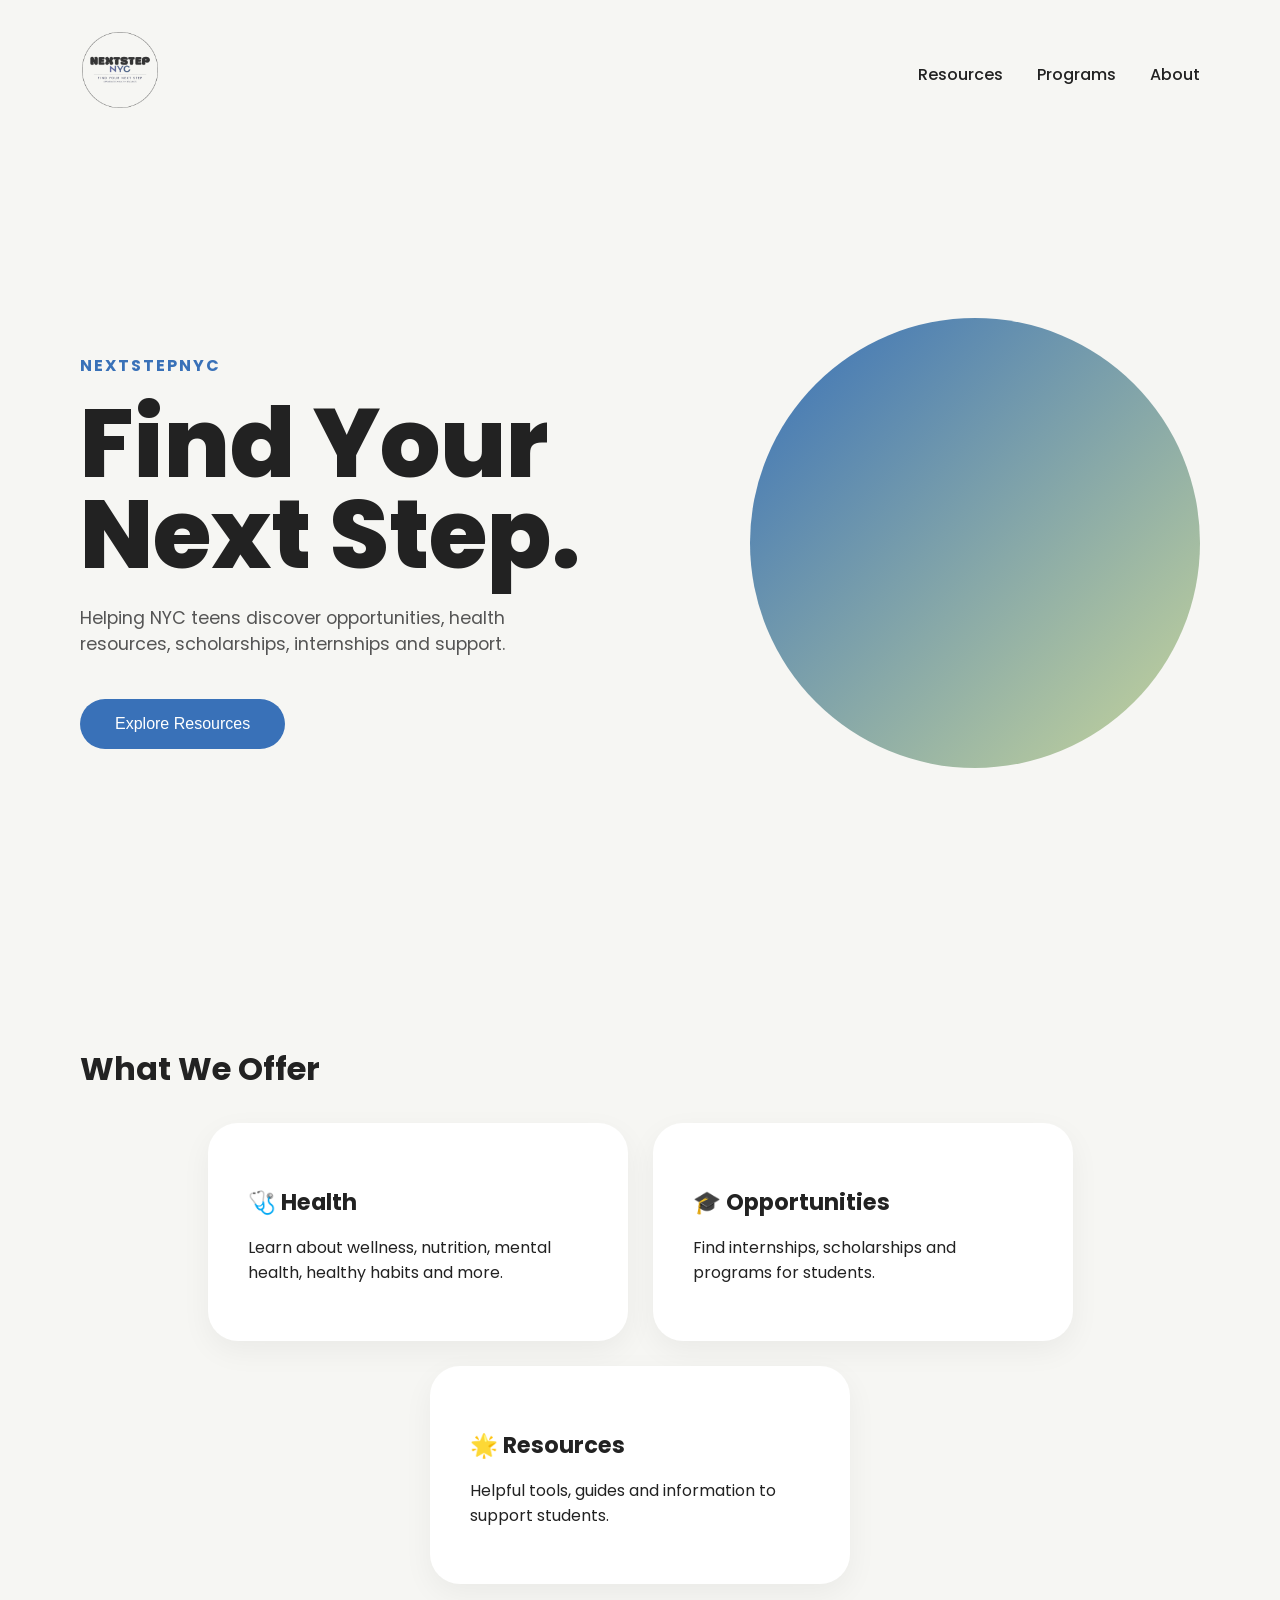
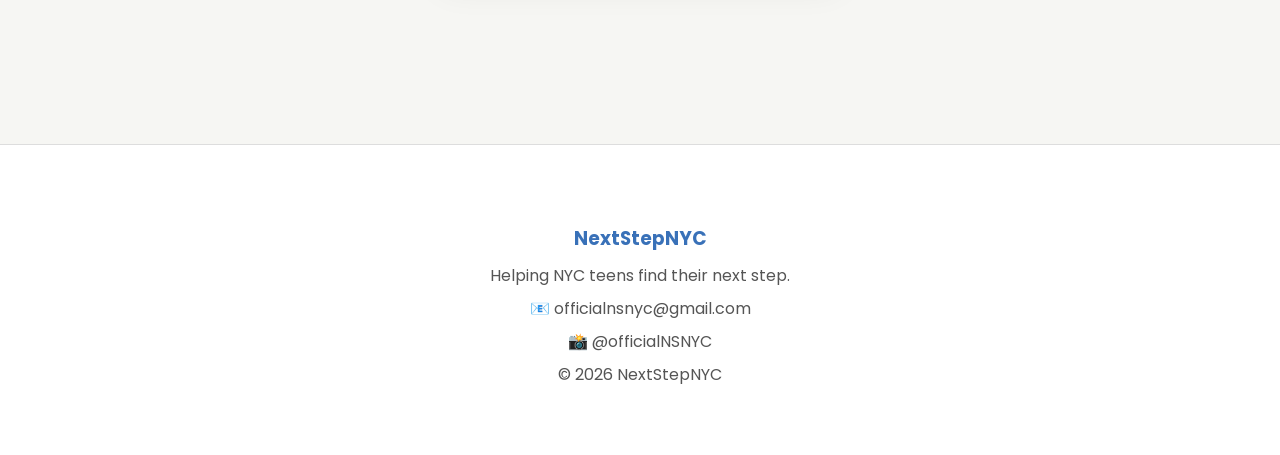
<file: index.html>
<!DOCTYPE html>
<html>

<head>
    <meta name="viewport" content="width=device-width, initial-scale=1.0">
<title>NextStepNYC</title>

<link rel="preconnect" href="https://fonts.googleapis.com">
<link rel="preconnect" href="https://fonts.gstatic.com" crossorigin>

<link href="https://fonts.googleapis.com/css2?family=Poppins:wght@300;400;500;600;700;800&display=swap" rel="stylesheet">

<link rel="stylesheet" href="style.css">
   <link rel="icon" type="image/png" href="favicon.PNG"> 

</head>

<body>

<nav>
<div class="logo">
    <img src="logo.png" alt="NextStepNYC Logo">
</div>

<div class="nav-links">
<a href="resources.html">Resources</a>
<a href="programs.html">Programs</a>
<a href="about.html">About</a>
</div>
</nav>

<section class="hero">

<div class="hero-text">

<p class="small-title">NextStepNYC</p>

<h1>
Find Your<br>
Next Step.
</h1>

<p class="hero-description">
Helping NYC teens discover opportunities,
health resources, scholarships, internships
and support.
</p>

<button>Explore Resources</button>

</div>

<div class="hero-shape"></div>

</section>

<section>

<h2 style= "font-size: 2rem; margin-bottom: 30px;">
    What We Offer
</h2>

<div class="cards">

<div class="card">
<h3>🩺 Health</h3>
<p>Learn about wellness, nutrition, mental health, healthy habits and more.</p>
</div>

<div class="card">
<h3>🎓 Opportunities</h3>
<p>Find internships, scholarships and programs for students.</p>
</div>

<div class="card">
<h3>🌟 Resources</h3>
<p>Helpful tools, guides and information to support students.</p>
</div>

</div>

</section>
    
<footer class="footer">

    <h3>NextStepNYC</h3>

    <p>Helping NYC teens find their next step.</p>

    <p>📧 officialnsnyc@gmail.com</p>

    <p>📸 @officialNSNYC</p>

    <p>© 2026 NextStepNYC</p>

</footer>
<div class="programs-grid">

    <!-- SYEP -->

    <!-- SEO -->

    <!-- NYPL -->

</div>
</body>
</html>
</file>
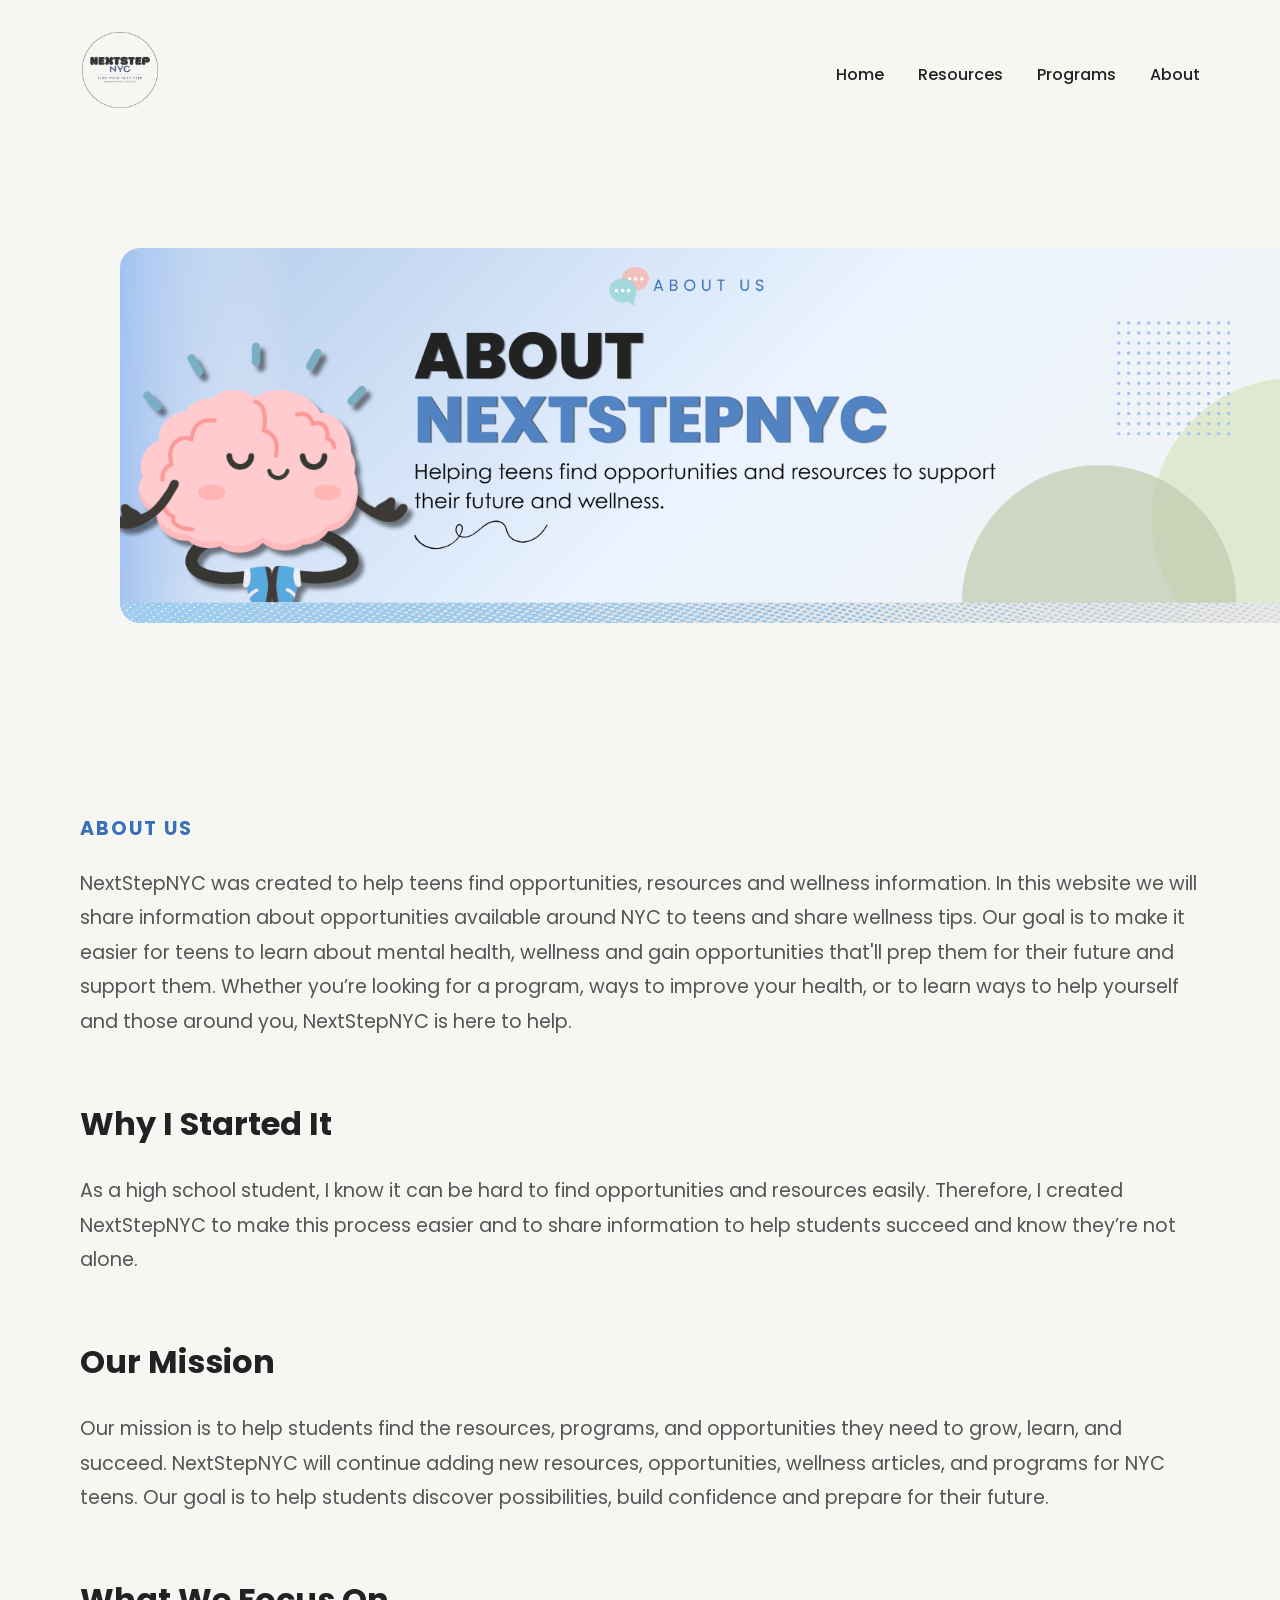
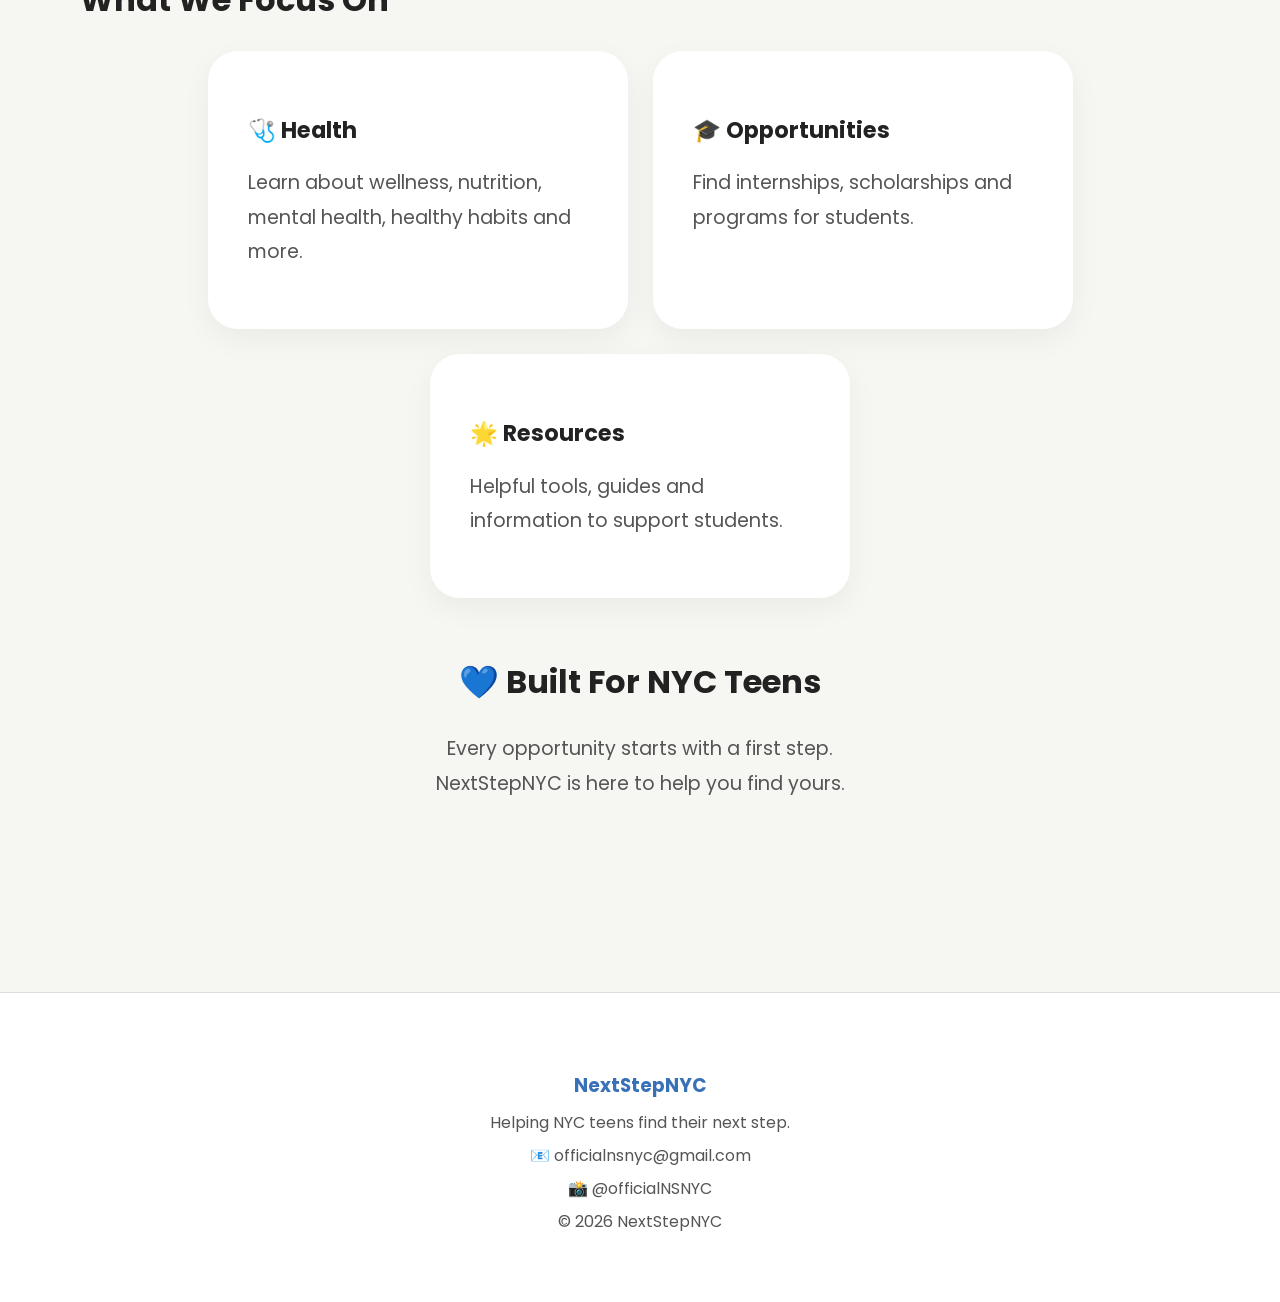
<file: about.html>
<!DOCTYPE html>
<html>

<head>
   

<meta name="viewport" content="width=device-width, initial-scale=1.0">

<title>About - NextStepNYC</title>

<link rel="preconnect" href="https://fonts.googleapis.com">
<link rel="preconnect" href="https://fonts.gstatic.com" crossorigin>

<link href="https://fonts.googleapis.com/css2?family=Poppins:wght@300;400;500;600;700;800&display=swap" rel="stylesheet">

<link rel="stylesheet" href="style.css">
<link rel="icon" type="image/png" href="favicon.PNG">

</head>

<body>

<nav>
    <div class="logo">
    <img src="logo.png" alt="NextStepNYC Logo">
</div>

    <div class="nav-links">
        <a href="index.html">Home</a>
        <a href="resources.html">Resources</a>
        <a href="programs.html">Programs</a>
        <a href="about.html">About</a>
    </div>
</nav>
   <section class="about-banner">
    <img src="about-banner.png" alt="About NextStepNYC Banner">
</section>
<section class="about-page">
    
<p class="small-title">About Us</p>

    <p>
NextStepNYC was created to help teens find opportunities, resources and wellness information.
In this website we will share information about opportunities available around NYC to teens and share wellness tips.
Our goal is to make it easier for teens to learn about mental health, wellness and gain opportunities 
that'll prep them for their future and support them. Whether you’re looking for a program, ways to improve your health, 
or to learn ways to help yourself and those around you, NextStepNYC is here to help.

    </p>

    <h2>Why I Started It</h2>

    <p>
        As a high school student, I know it can be hard to find 
      opportunities and resources easily. Therefore, I created NextStepNYC
      to make this process easier and to share information to help 
      students succeed and know they’re not alone.

    </p>

    <h2>Our Mission</h2>

    <p>
        Our mission is to help students find the resources,
        programs, and opportunities they need to grow,
        learn, and succeed. NextStepNYC will continue adding new resources,
         opportunities, wellness articles, and programs for NYC teens.
          Our goal is to help students discover possibilities,
         build confidence and prepare for their future.
    </p>
<h2>What We Focus On</h2>

<div class="cards">

    <div class="card">
        <h3>🩺 Health</h3>
        <p>
            Learn about wellness, nutrition, 
           mental health, healthy habits and more.
        </p>
    </div>

    <div class="card">
        <h3>🎓 Opportunities</h3>
        <p>
            Find internships, scholarships and 
           programs for students.
        </p>
    </div>

    <div class="card">
        <h3>🌟 Resources</h3>
        <p>
            Helpful tools, guides and information to support students.
        </p>
    </div>

</div>
 
   <div class="ending-message">
    <h2>💙 Built For NYC Teens</h2>

    <p>
        Every opportunity starts with a first step.
        NextStepNYC is here to help you find yours.
    </p>
</div>
   </section>
<footer class="footer">

    <h3>NextStepNYC</h3>

    <p>Helping NYC teens find their next step.</p>

    <p>📧 officialnsnyc@gmail.com</p>

    <p>📸 @officialNSNYC</p>

    <p>© 2026 NextStepNYC</p>

</footer>
</body>

</html>
</file>
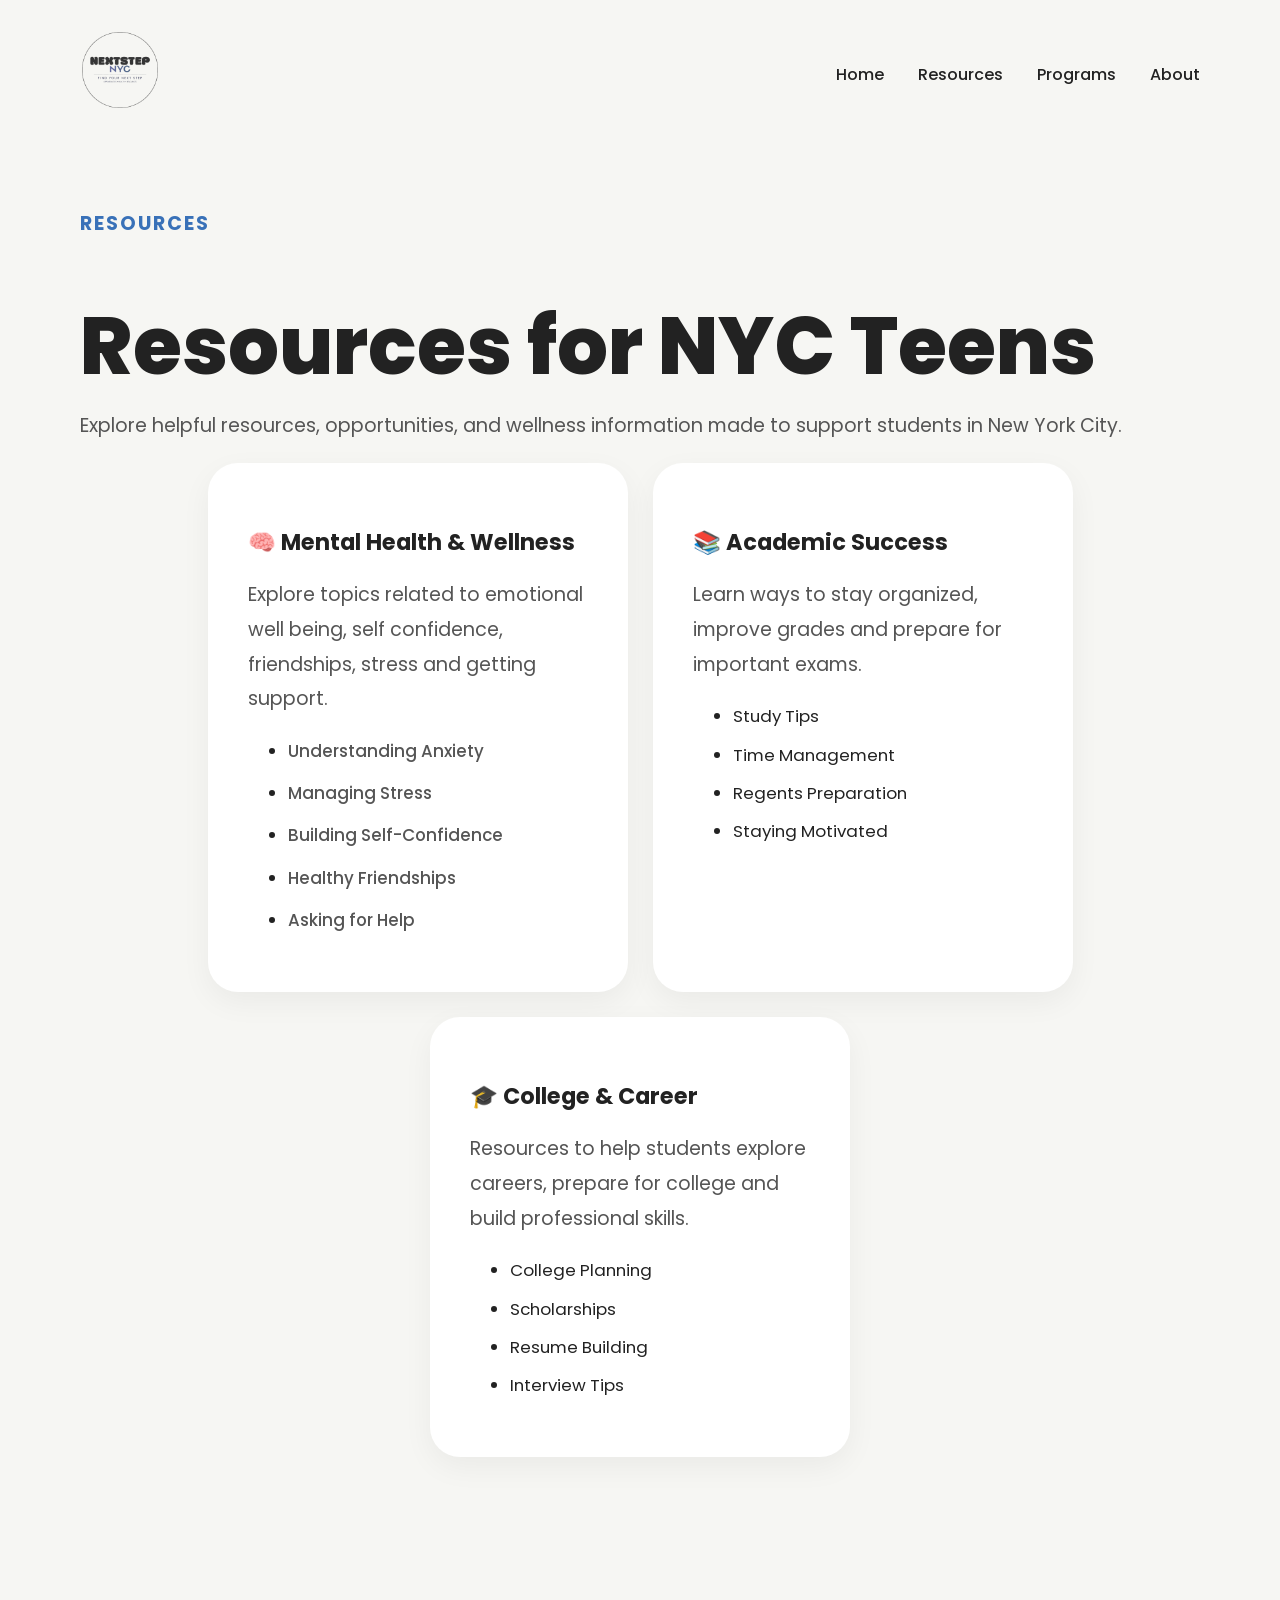
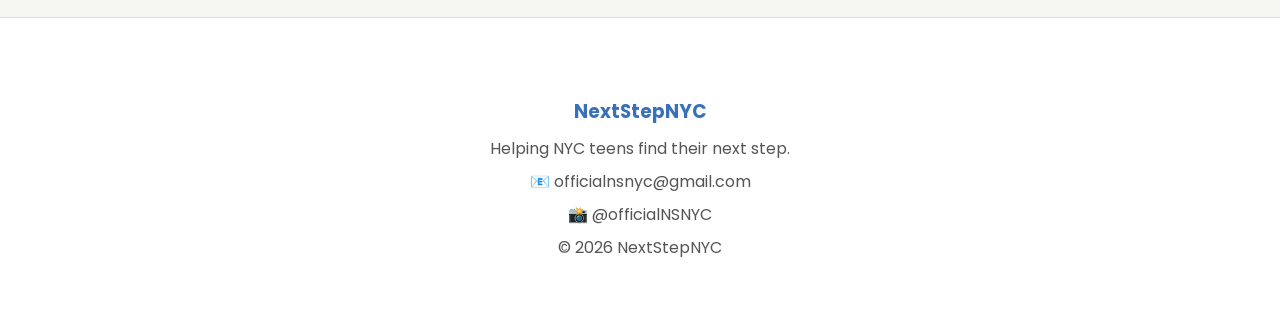
<file: resources.html>
<!DOCTYPE html>
<html>

<head>

<meta name="viewport" content="width=device-width, initial-scale=1.0">

<title>Resources - NextStepNYC</title>

<link rel="preconnect" href="https://fonts.googleapis.com">
<link rel="preconnect" href="https://fonts.gstatic.com" crossorigin>

<link href="https://fonts.googleapis.com/css2?family=Poppins:wght@300;400;500;600;700;800&display=swap" rel="stylesheet">

<link rel="stylesheet" href="style.css">
<link rel="icon" type="image/png" href="favicon.PNG">
</head>

<body>

<nav>
    <div class="logo">
    <img src="logo.png" alt="NextStepNYC Logo">
</div>

    <div class="nav-links">
        <a href="index.html">Home</a>
        <a href="resources.html">Resources</a>
        <a href="programs.html">Programs</a>
        <a href="about.html">About</a>
    </div>
</nav>

<section class="about-page">

<p class="small-title">Resources</p>

<h1>Resources for NYC Teens</h1>

<p>
Explore helpful resources, opportunities, and wellness information made to support students in New York City.
</p>
<div class="cards">

    <div class="card">
        <h3>🧠 Mental Health & Wellness</h3>

        <p>
            Explore topics related to emotional well being, self confidence, friendships, stress and getting support.
        </p>

 <ul>
    <li><a href="anxiety.html" class="resource-topic">Understanding Anxiety</a></li>
    <li><a href="stress.html" class="resource-topic">Managing Stress</a></li>
    <li><a href="confidence.html" class="resource-topic">Building Self-Confidence</a></li>
    <li><a href="friendships.html" class="resource-topic">Healthy Friendships</a></li>
    <li><a href="support.html" class="resource-topic">Asking for Help</a></li>
</ul>

    </div>

    <div class="card">
        <h3>📚 Academic Success</h3>

        <p>
            Learn ways to stay organized, improve grades and prepare for important exams.
        </p>

        <ul>
            <li>Study Tips</li>
            <li>Time Management</li>
            <li>Regents Preparation</li>
            <li>Staying Motivated</li>
        </ul>

    </div>

    <div class="card">
        <h3>🎓 College & Career</h3>

        <p>
            Resources to help students explore careers, prepare for college and build professional skills.
        </p>

        <ul>
            <li>College Planning</li>
            <li>Scholarships</li>
            <li>Resume Building</li>
            <li>Interview Tips</li>
        </ul>

    </div>

</div>
</section>

<footer class="footer">

    <h3>NextStepNYC</h3>

    <p>Helping NYC teens find their next step.</p>

    <p>📧 officialnsnyc@gmail.com</p>

    <p>📸 @officialNSNYC</p>
    <p>© 2026 NextStepNYC</p>

</footer>

</body>

</html>
</file>
<file: style.css>
/* =========================
   GENERAL
========================= */

body {
    margin: 0;
    font-family: 'Poppins', sans-serif;
    background: #f6f6f3;
    color: #222;
}

section {
    padding: 80px;
}

.small-title {
    color: #3971b8 !important; 
    font-weight: 700;
    letter-spacing: 2px;
    text-transform: uppercase;
    margin-bottom: 20px;
}

/* =========================
   NAVIGATION
========================= */

nav {
    display: flex;
    justify-content: space-between;
    align-items: center;
    padding: 30px 80px;
}

.logo {
    font-size: 1.3rem;
    font-weight: 700;
}

.logo img {
    width: 80px;
    height: auto;
}

.nav-links a {
    text-decoration: none;
    color: #222;
    margin-left: 30px;
    font-weight: 500;
    transition: .3s;
}

.nav-links a:hover {
    color: #3971b8;
}

/* =========================
   HERO SECTION
========================= */

.hero {
    display: flex;
    justify-content: space-between;
    align-items: center;
    padding: 80px;
    min-height: 70vh;
}

.hero-text {
    max-width: 500px;
}

.hero h1 {
    font-size: 6rem;
    line-height: .95;
    margin: 0;
    font-weight: 800;
}

.hero-description {
    font-size: 1.1rem;
    margin-top: 25px;
    color: #555;
}

button {
    margin-top: 25px;
    background: #3971b8;
    color: white;
    border: none;
    padding: 16px 35px;
    border-radius: 50px;
    font-size: 1rem;
    cursor: pointer;
    transition: .3s;
}

button:hover {
    transform: translateY(-3px);
}

.hero-shape {
    width: 450px;
    height: 450px;
    border-radius: 50%;
    background: linear-gradient(
        135deg,
        #3971b8,
        #c8d69b
    );
}

/* =========================
   CARDS
========================= */

.cards {
    display: flex;
    gap: 25px;
    flex-wrap: wrap;
    justify-content: center;
}

.card {
    background: white;
    padding: 40px;
    border-radius: 30px;
    width: 340px;
    box-shadow: 0 10px 30px rgba(0,0,0,.05);
    transition: .3s;
}

.card h3 {
    font-size: 1.4rem;
    margin-bottom: 10px;
}

.card:hover {
    transform: translateY(-8px);
}

.card:active {
    transform: scale(.98);
}

.program-logo {
    height: 120px;
    width: auto;
    display: block;
    margin: 0 auto 15px;
}

/* =========================
   ABOUT PAGE
========================= */

.about-page {
    max-width: 1200px;
    margin: 0 auto;
    padding: 40px 80px 80px 80px;
}

.about-page h1 {
    font-size: 5rem;
    line-height: .95;
    font-weight: 800;
    margin-bottom: 25px;
}

.about-page h2 {
    font-size: 2rem;
    margin-top: 60px;
}

.about-page p {
    font-size: 1.2rem;
    line-height: 1.8;
    color: #555;
}

.about-intro {
    max-width: 750px;
}
.search-bar {
    width: 500px;
    max-width: 100%;
    padding: 16px 25px;
    border: 1px solid #ddd;
    border-radius: 50px;
    font-size: 1rem;
    background: white;
    box-shadow: 0 5px 20px rgba(0,0,0,.05);
    margin: 20px auto 40px;
    display: block;
}
.search-bar:focus {
    outline: none;
    border-color: #3971b8;
}


/* =========================
   PROGRAMS PAGE
========================= */

.programs-grid {
    display: flex;
    flex-wrap: wrap;
    gap: 25px;
}

.program-item {
    background: white;
    padding: 30px;
    border-radius: 25px;
    box-shadow: 0 10px 30px rgba(0,0,0,.05);
    width: 320px;
    transition: .3s;
}

.program-item:hover {
    transform: translateY(-8px);
}

.program-item:active {
    transform: scale(.98);
}

.program-link {
    display: inline-block;
    margin-top: 15px;
    text-decoration: none;
    background: #3971b8;
    color: white;
    padding: 12px 24px;
    border-radius: 50px;
    font-weight: 500;
}
.resource-card .program-link {
    width: fit-content;
    align-self: flex-start;
}

.program-link:hover {
    opacity: .9;
}

/* Status Tags */

.status-open,
.status-soon,
.status-closed {
    color: white;
    display: inline-block;
    padding: 8px 16px;
    border-radius: 20px;
    font-weight: 600;
    margin-top: 10px;
}

.status-open {
    background: #2e8b57;
}

.status-soon {
    background: #d4a017;
}

.status-closed {
    background: #d9534f;
}

/* =========================
   FOOTER
========================= */

.footer {
    background: white;
    text-align: center;
    padding: 60px 20px;
    margin-top: 80px;
    border-top: 1px solid #ddd;
}

.footer h3 {
    color: #3971b8;
    margin-bottom: 10px;
}

.footer p {
    color: #555;
    margin: 8px 0;
}

/* =========================
   RESOURCE LINKS
========================= */

.resource-topic {
    display: block;
    margin-bottom: 12px;
    color: #555;
    text-decoration: none;
    font-weight: 500;
}

.resource-topic:hover {
    color: #3971b8;
}

.resource-cards .card {
    width: 350px;
}

.categories button {
    background: white;
    color: #3971b8;
    border: 1px solid #3971b8;
}

.categories button.active {
    background: #3971b8;
    color: white;
}

/* =========================
   MOBILE
========================= */

@media (max-width: 768px) {

    nav {
        padding: 20px;
    }

    .nav-links a {
        font-size: .9rem;
        margin-left: 12px;
    }

    section {
        padding: 40px 20px;
    }

    .hero {
        flex-direction: column;
        text-align: center;
        padding: 40px 20px;
    }

    .hero h1 {
        font-size: 3.5rem;
    }

    .hero-description {
        font-size: 1.1rem;
    }

    .hero-shape {
        width: 250px;
        height: 250px;
        margin-top: 60px;
    }

    .about-page {
        padding: 30px 20px;
    }

    .about-page h1 {
        font-size: 2.3rem;
        line-height: 1.1;
    }

    .about-page h2 {
        font-size: 2rem;
    }

    .cards {
        justify-content: center;
    }

    .card {
        width: 100%;
        max-width: 320px;
    }

    .program-item {
        width: 100%;
    }

    .nyu-logo {
        height: 80px;
    }
}
.article-banner {
    width: 100%;
    max-width: 1200px;
    border-radius: 20px;
    margin: 25px auto 40px;
    display: block;
    box-shadow: 0 10px 30px rgba(0,0,0,.08);
}
.support-box {
    background: white;
    border-radius: 20px;
    padding: 25px;
    max-width: 650px;
    margin: 40px 0;
   
    display: flex;
    align-items: center;
    gap: 20px;
   
    box-shadow: 0 8px 25px rgba(0,0,0,.05);
    border-left: 5px solid #6EA8FF;
}

.support-icon {
    width: 55px;
    height: 55px;
    flex-shrink: 0;
}

.support-box h2 {
    margin-top: 0;
    margin-bottom: 10px;
}
.anxiety-list li {
    font-size: 1.1rem;
    line-height: 1.8;
    color: #444;
}
ul {
    font-size: 1.05rem;
    line-height: 1.8;
    margin-top: 15px;
}

li {
    margin-bottom: 8px;
}
.section-divider {
    border: none;
    height: 4px;
    background: linear-gradient(
        90deg,
        #3971b8,
        #c8d69b
    );
    margin: 50px 0;
    border-radius: 999px;
}
.resource-grid {
    display: grid;
    grid-template-columns: repeat(3, 1fr);
    gap: 20px;
}
.resource-card {
    background: white;
    padding: 25px;
    border-radius: 20px;
    box-shadow: 0 10px 30px rgba(0,0,0,.05);
    transition: .3s;
}

.resource-card:hover {
    transform: translateY(-5px);
}

.resource-card h3 {
    margin-top: 0;
    margin-bottom: 15px;
}

.resource-card p {
    color: #555;
    line-height: 1.7;
}
.resource-card a {
    display: inline-block;
    margin-top: 15px;
    text-decoration: none;
    background: #3971b8;
    color: white;
    padding: 12px 24px;
    border-radius: 50px;
    font-weight: 500;
}
.resource-card {
    height: 100%;
}
.back-button {
    margin-top: 70px;
}
.resource-card {
    background: white;
    padding: 30px;
    border-radius: 25px;
    box-shadow: 0 10px 30px rgba(0,0,0,.05);

   min-height: 40px;
   display: flex;
   flex-direction: column;
}
.resource-card p {
   flex-grow: 1;
}
.ending-message{
    text-align: center;
    max-width: 700px;
    margin: 30px auto;
}

.ending-message p{
    max-width: 500px;
    margin: 0 auto;
}
.about-banner {
    width: 100%;
    text-align: center;
    margin: 20px 0 50px;
}

.about-banner img {
    width: 100%;
    max-width: 1200px;
    border-radius: 20px;
    display: block;
    margin: 0 auto;
}
/* your current css */

/* MOBILE FIXES FOR ANXIETY PAGE */
@media (max-width: 768px) {

    .resource-grid {
        grid-template-columns: 1fr;
    }

    .resource-card {
        width: 100%;
        box-sizing: border-box;
    }

    .support-box {
        flex-direction: column;
        text-align: center;
    }

    nav {
        flex-direction: column;
        gap: 15px;
    }

    .logo img {
        width: 60px;
    }

}
</file>
